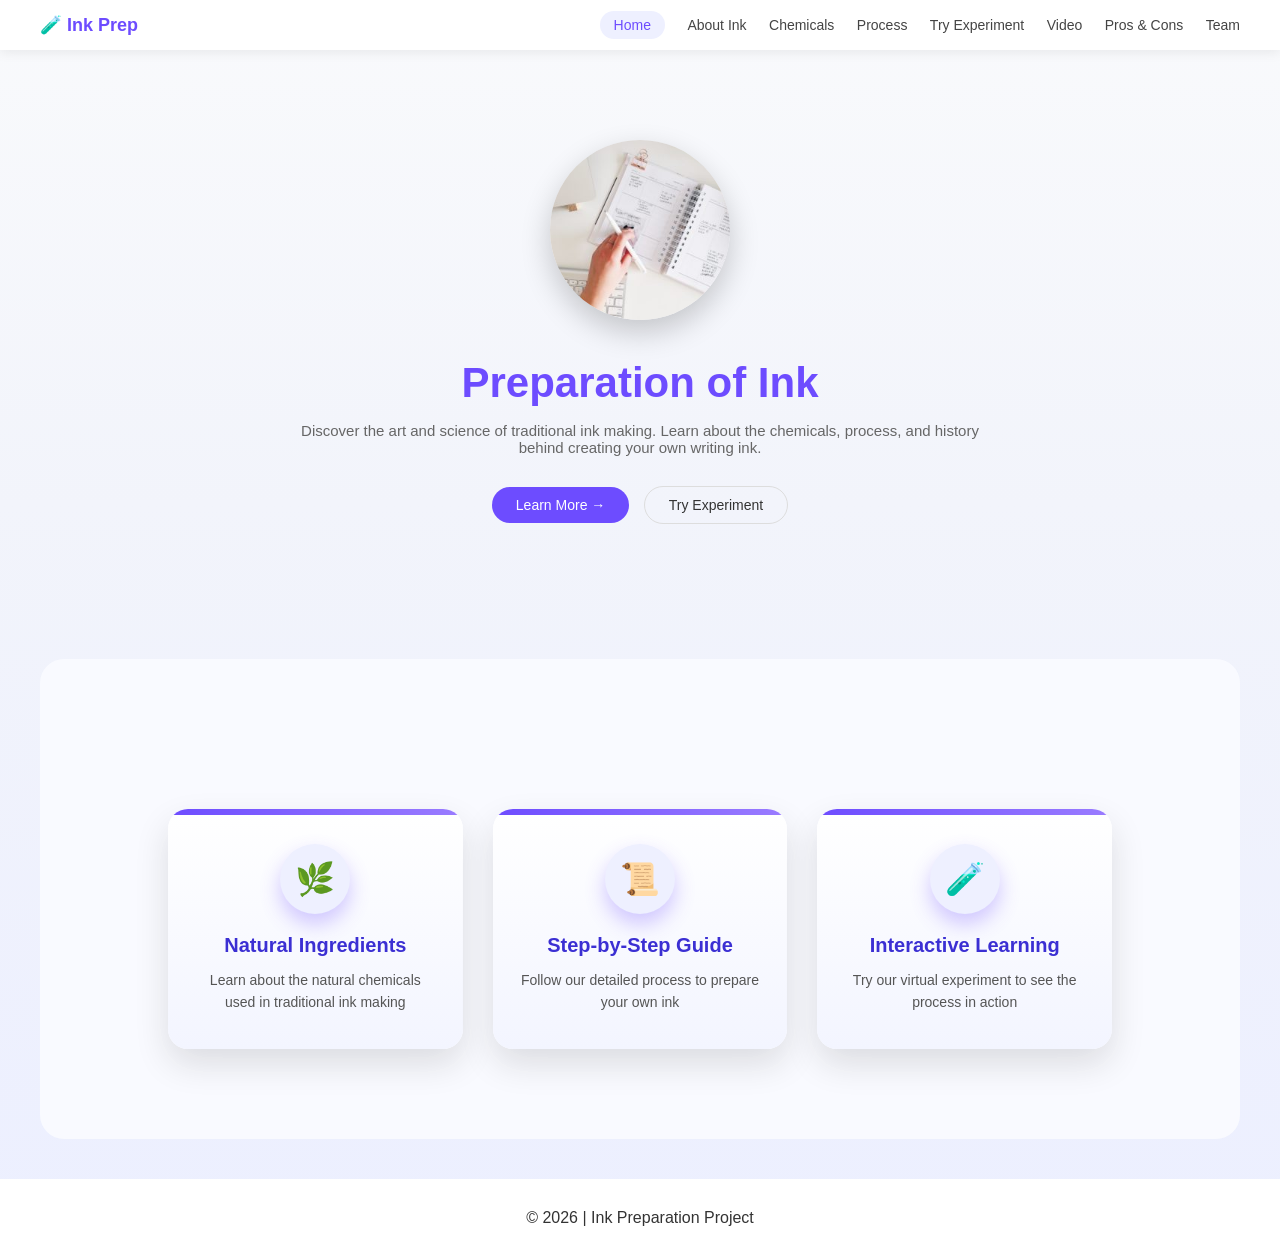
<file: index.html>
<!DOCTYPE html>
<html lang="en">
<head>
  <meta charset="UTF-8">
  <title>Ink Prep | Home</title>
  <link rel="stylesheet" href="style.css">
</head>
<body>

<header class="navbar">
  <div class="logo">🧪 Ink Prep</div>
  <nav>
    <a href="index.html" class="active">Home</a>
    <a href="about.html">About Ink</a>
    <a href="chemicals.html">Chemicals</a>
    <a href="process.html">Process</a>
    <a href="experiment.html">Try Experiment</a>
    <a href="video.html">Video</a>
    <a href="pros.html">Pros & Cons</a>
    <a href="team.html">Team</a>
  </nav>
</header>

<!-- HERO SECTION -->
<section class="hero">
  <img src="chem_proto.jpg" class="hero-image" alt="Ink Preparation">

  <h1>Preparation of Ink</h1>
  <p>
    Discover the art and science of traditional ink making.
    Learn about the chemicals, process, and history behind creating your own writing ink.
  </p>

  <div class="hero-buttons">
    <a href="about.html" class="btn primary">Learn More →</a>
    <a href="experiment.html" class="btn secondary">Try Experiment</a>
  </div>
</section>

<!-- FEATURES SECTION -->
<section class="section light">
  <div class="feature-grid">

    <div class="feature-card">
      <div class="feature-icon">🌿</div>
      <h3>Natural Ingredients</h3>
      <p>Learn about the natural chemicals used in traditional ink making</p>
    </div>

    <div class="feature-card">
      <div class="feature-icon">📜</div>
      <h3>Step-by-Step Guide</h3>
      <p>Follow our detailed process to prepare your own ink</p>
    </div>

    <div class="feature-card">
      <div class="feature-icon">🧪</div>
      <h3>Interactive Learning</h3>
      <p>Try our virtual experiment to see the process in action</p>
    </div>

  </div>
</section>

<footer class="footer">
  © 2026 | Ink Preparation Project
</footer>

</body>
</html>
</file>
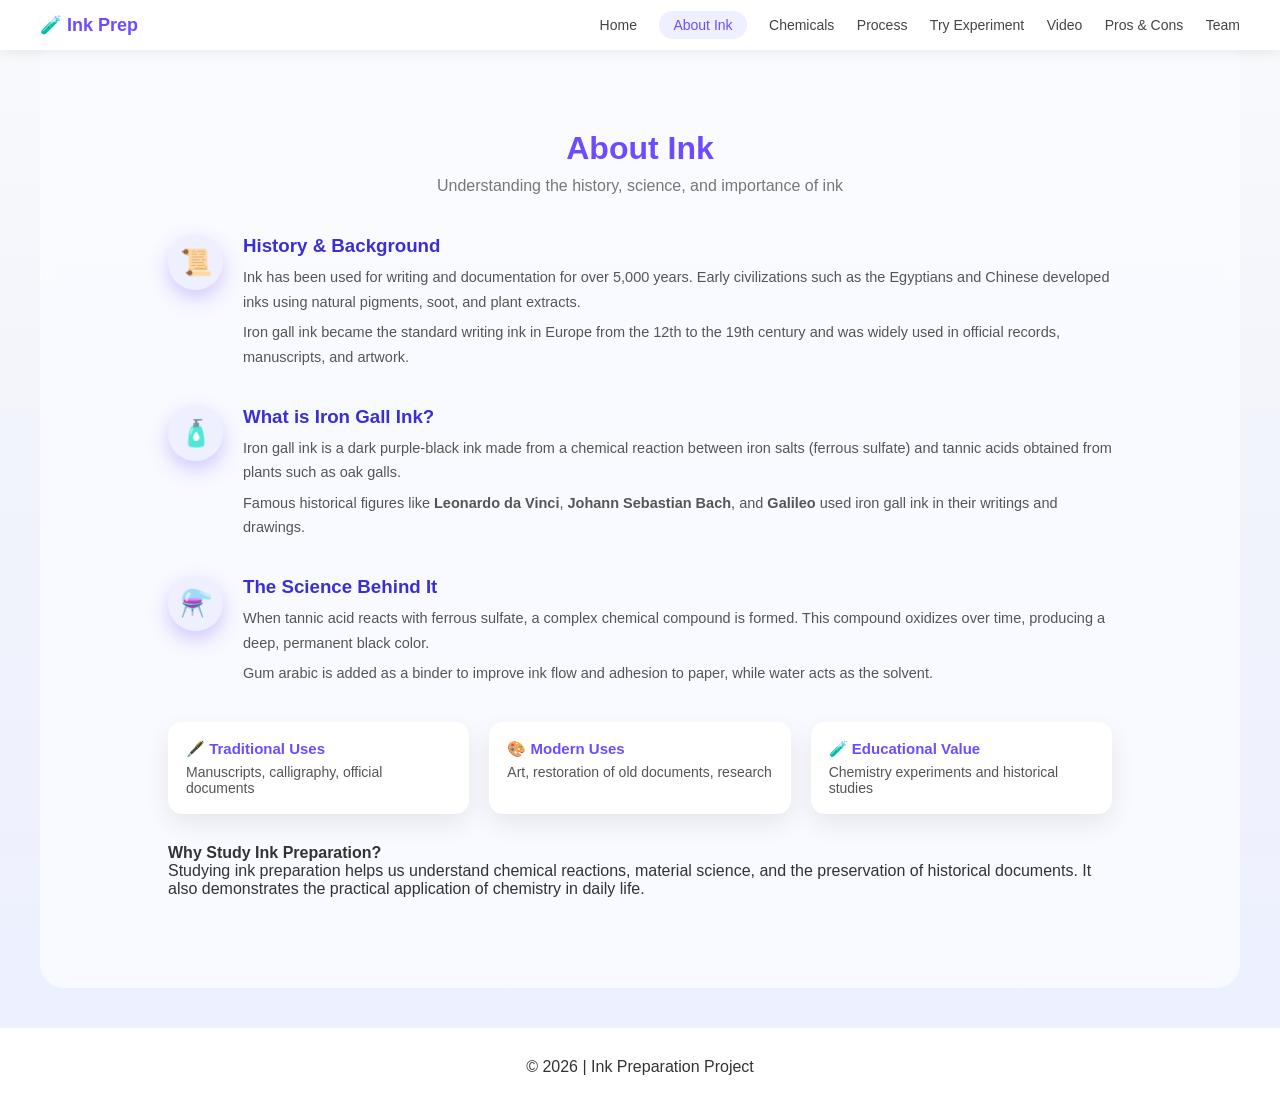
<file: about.html>
<!DOCTYPE html>
<html>
<head>
  <title>Ink Prep | About</title>
  <link rel="stylesheet" href="style.css">
</head>
<body>

<header class="navbar">
  <div class="logo">🧪 Ink Prep</div>
  <nav>
    <a href="index.html">Home</a>
    <a href="about.html" class="active">About Ink</a>
    <a href="chemicals.html">Chemicals</a>
    <a href="process.html">Process</a>
    <a href="experiment.html">Try Experiment</a>
    <a href="video.html">Video</a>
    <a href="pros.html">Pros & Cons</a>
    <a href="team.html">Team</a>
  </nav>
</header>

<section class="section light">
  <h2>About Ink</h2>
  <p class="subtitle">Understanding the history, science, and importance of ink</p>

  <div class="content-box">

    <!-- History -->
    <div class="about-block">
      <div class="about-icon">📜</div>
      <div>
        <h3>History & Background</h3>
        <p>
          Ink has been used for writing and documentation for over 5,000 years.
          Early civilizations such as the Egyptians and Chinese developed inks
          using natural pigments, soot, and plant extracts.
        </p>
        <p>
          Iron gall ink became the standard writing ink in Europe from the
          12th to the 19th century and was widely used in official records,
          manuscripts, and artwork.
        </p>
      </div>
    </div>

    <!-- What is ink -->
    <div class="about-block">
      <div class="about-icon">🧴</div>
      <div>
        <h3>What is Iron Gall Ink?</h3>
        <p>
          Iron gall ink is a dark purple-black ink made from a chemical reaction
          between iron salts (ferrous sulfate) and tannic acids obtained from
          plants such as oak galls.
        </p>
        <p>
          Famous historical figures like <b>Leonardo da Vinci</b>,
          <b>Johann Sebastian Bach</b>, and <b>Galileo</b> used iron gall ink
          in their writings and drawings.
        </p>
      </div>
    </div>

    <!-- Science -->
    <div class="about-block">
      <div class="about-icon">⚗️</div>
      <div>
        <h3>The Science Behind It</h3>
        <p>
          When tannic acid reacts with ferrous sulfate, a complex chemical
          compound is formed. This compound oxidizes over time, producing
          a deep, permanent black color.
        </p>
        <p>
          Gum arabic is added as a binder to improve ink flow and adhesion
          to paper, while water acts as the solvent.
        </p>
      </div>
    </div>

    <!-- Uses -->
    <div class="about-grid">
      <div class="info-mini">
        <h4>🖋️ Traditional Uses</h4>
        <p>Manuscripts, calligraphy, official documents</p>
      </div>
      <div class="info-mini">
        <h4>🎨 Modern Uses</h4>
        <p>Art, restoration of old documents, research</p>
      </div>
      <div class="info-mini">
        <h4>🧪 Educational Value</h4>
        <p>Chemistry experiments and historical studies</p>
      </div>
    </div>

    <!-- Highlight -->
    <div class="highlight-box">
      <h4>Why Study Ink Preparation?</h4>
      <p>
        Studying ink preparation helps us understand chemical reactions,
        material science, and the preservation of historical documents.
        It also demonstrates the practical application of chemistry in daily life.
      </p>
    </div>

  </div>
</section>

<footer class="footer">© 2026 | Ink Preparation Project</footer>
</body>
</html>
</file>
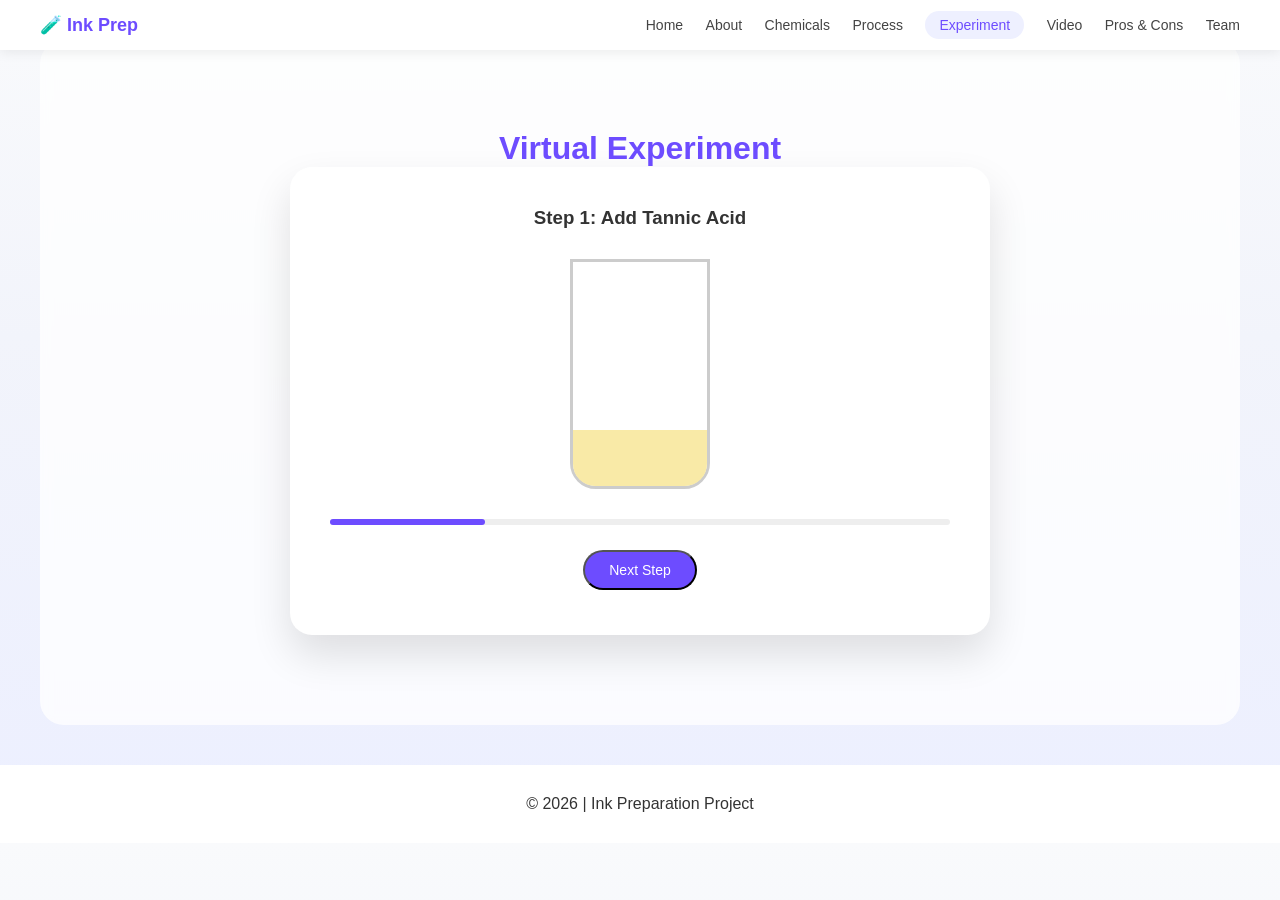
<file: experiment.html>
<!DOCTYPE html>
<html>
<head>
  <title>Virtual Experiment</title>
  <link rel="stylesheet" href="style.css">
</head>
<body>

<header class="navbar">
  <div class="logo">🧪 Ink Prep</div>
  <nav>
    <a href="index.html">Home</a>
    <a href="about.html">About</a>
    <a href="chemicals.html">Chemicals</a>
    <a href="process.html">Process</a>
    <a class="active" href="experiment.html">Experiment</a>
    <a href="video.html">Video</a>
    <a href="pros.html">Pros & Cons</a>
    <a href="team.html">Team</a>
  </nav>
</header>

<section class="section">
  <h2>Virtual Experiment</h2>

  <div class="experiment-box">
    <h3 id="expTitle">Step 1: Add Tannic Acid</h3>

    <div class="beaker">
      <div class="liquid" id="liquid"></div>
    </div>

    <div class="progress-bar">
      <div class="progress" id="progress"></div>
    </div>

    <button class="btn primary" onclick="nextStep()">Next Step</button>
  </div>
</section>

<script src="script.js"></script>

<footer class="footer">© 2026 | Ink Preparation Project</footer>

</body>
</html>
</file>
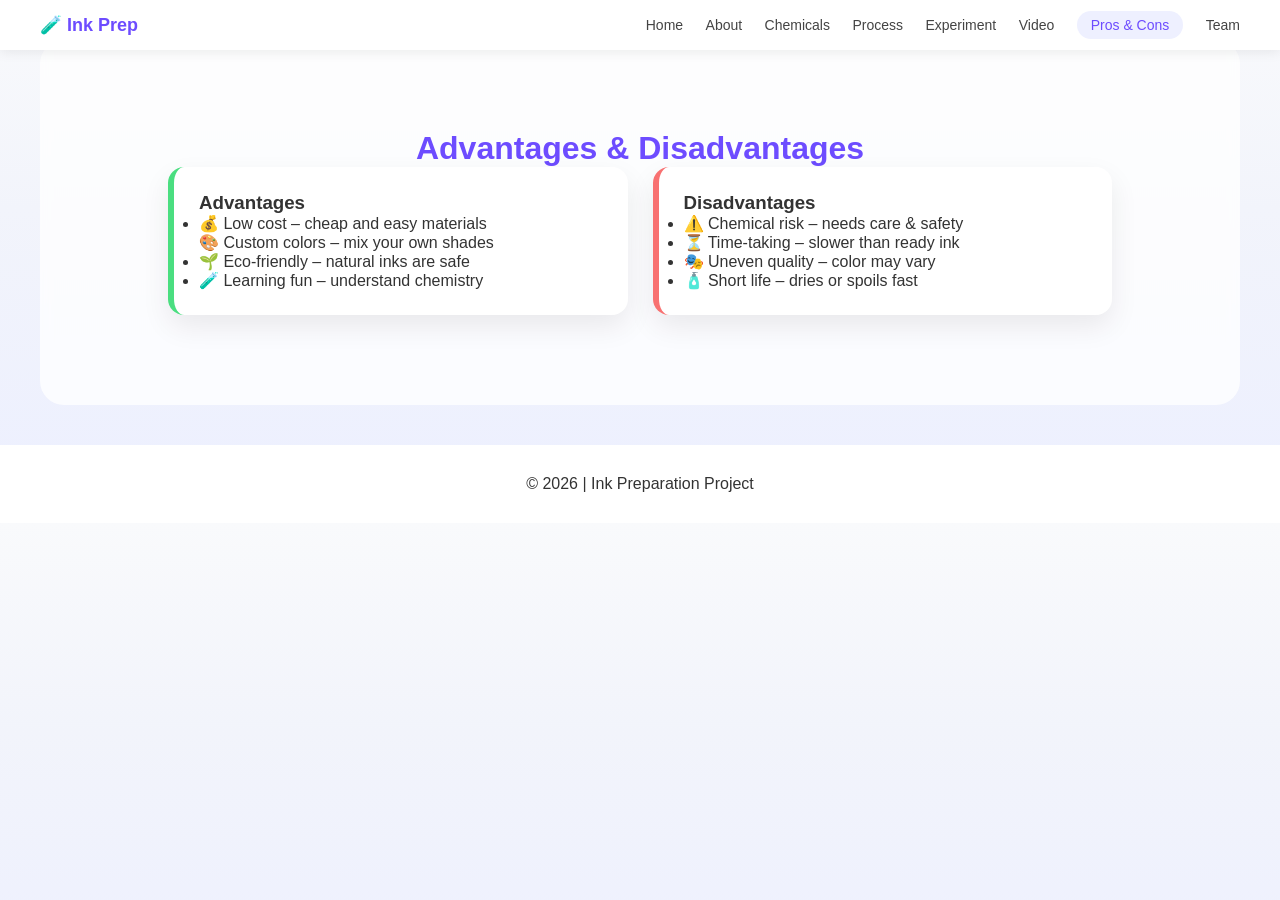
<file: pros.html>
<!DOCTYPE html>
<html>
<head>
  <title>Pros and Cons</title>
  <link rel="stylesheet" href="style.css">
</head>
<body>

<header class="navbar">
  <div class="logo">🧪 Ink Prep</div>
  <nav>
    <a href="index.html">Home</a>
    <a href="about.html">About</a>
    <a href="chemicals.html">Chemicals</a>
    <a href="process.html">Process</a>
    <a href="experiment.html">Experiment</a>
    <a href="video.html">Video</a>
    <a class="active" href="pros.html">Pros & Cons</a>
    <a href="team.html">Team</a>
  </nav>
</header>


<section class="section">
  <h2 class="fade">Advantages & Disadvantages</h2>

  <div class="two-col">
    <div class="info-card success slide">
      <h3>Advantages</h3>
      <ul>
        <li>💰 Low cost – cheap and easy materials</li>
        <l<i>🎨 Custom colors – mix your own shades</li>
        <li>🌱 Eco-friendly – natural inks are safe</li>
        <li>🧪 Learning fun – understand chemistry</li>
      </ul>
    </div>

    <div class="info-card danger slide">
      <h3>Disadvantages</h3>
      <ul>
        <li>⚠️ Chemical risk – needs care & safety</li>
        <li>⏳ Time-taking – slower than ready ink</li>
        <li>🎭 Uneven quality – color may vary</li>
        <li>🧴 Short life – dries or spoils fast</li>
      </ul>
    </div>
  </div>
</section>

<footer class="footer">© 2026 | Ink Preparation Project</footer>

</body>
</html>
</file>
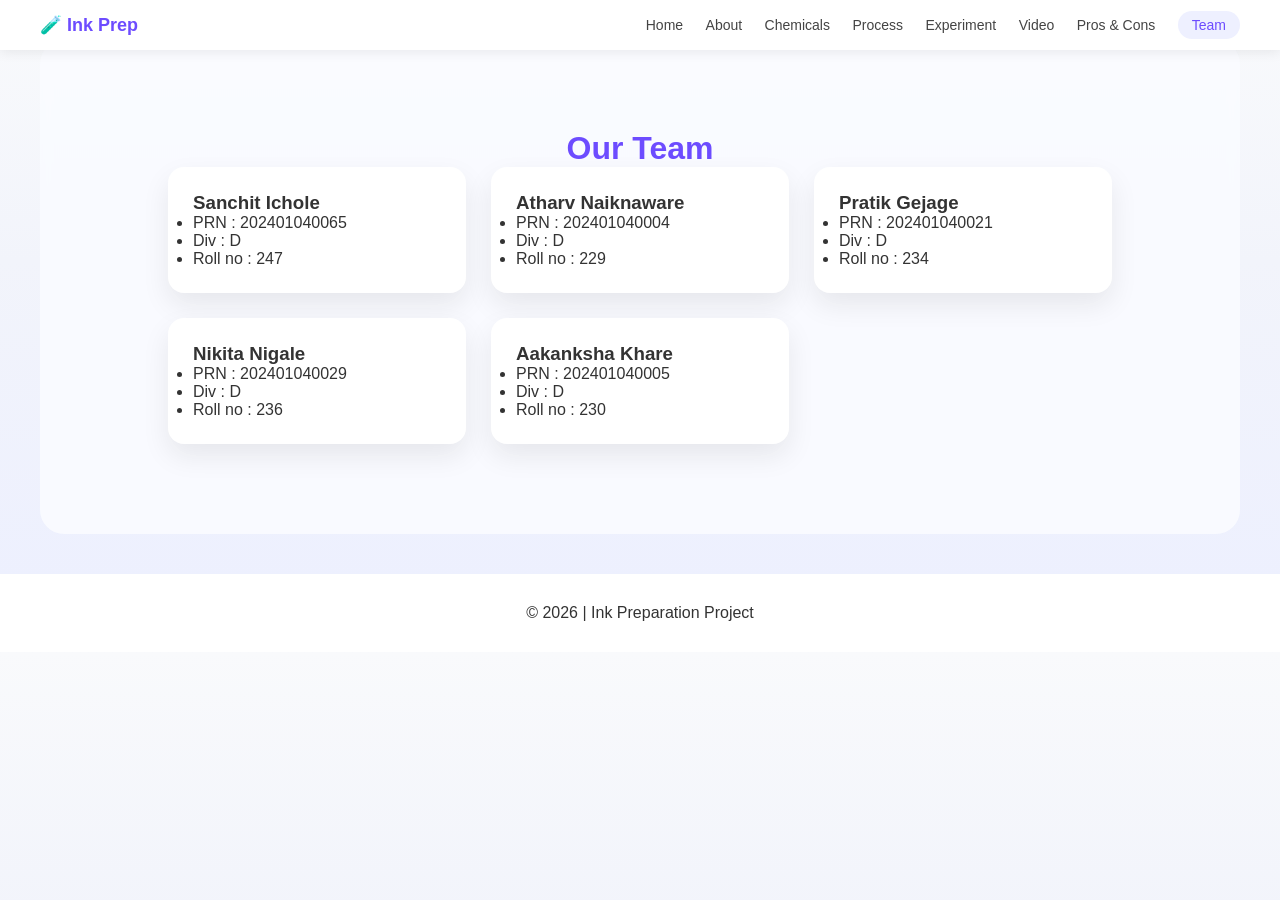
<file: team.html>
<!DOCTYPE html>
<html>
<head>
  <title>Our Team</title>
  <link rel="stylesheet" href="style.css">
</head>
<body>

<header class="navbar">
  <div class="logo">🧪 Ink Prep</div>
  <nav>
    <a href="index.html">Home</a>
    <a href="about.html">About</a>
    <a href="chemicals.html">Chemicals</a>
    <a href="process.html">Process</a>
    <a href="experiment.html">Experiment</a>
    <a href="video.html">Video</a>
    <a href="pros.html">Pros & Cons</a>
    <a class="active" href="team.html">Team</a>
  </nav>
</header>

<section class="section light">
  <h2>Our Team</h2>

  <div class="card-grid">
    <div class="team-card"> <h3>Sanchit Ichole</h3>
      <ul>
        <li>PRN : 202401040065</li>
        <li>Div : D</li>
        <li>Roll no : 247</li>
      </ul></div>
    <div class="team-card"><h3>Atharv Naiknaware</h3>
      <ul>
        <li>PRN : 202401040004</li>
        <li>Div : D</li>
        <li>Roll no : 229</li>
      </ul></div>
    <div class="team-card"><h3>Pratik Gejage</h3>
      <ul>
        <li>PRN : 202401040021</li>
        <li>Div : D</li>
        <li>Roll no : 234</li>
      </ul></div>
    <div class="team-card"><h3>Nikita Nigale</h3>
      <ul>
        <li>PRN : 202401040029</li>
        <li>Div : D</li>
        <li>Roll no : 236</li>
      </ul></div>
    <div class="team-card"><h3>Aakanksha Khare</h3>
      <ul>
        <li>PRN : 202401040005</li>
        <li>Div : D</li>
        <li>Roll no : 230</li>
      </ul></div>
  </div>
</section>

<footer class="footer">© 2026 | Ink Preparation Project</footer>

</body>
</html>
</file>
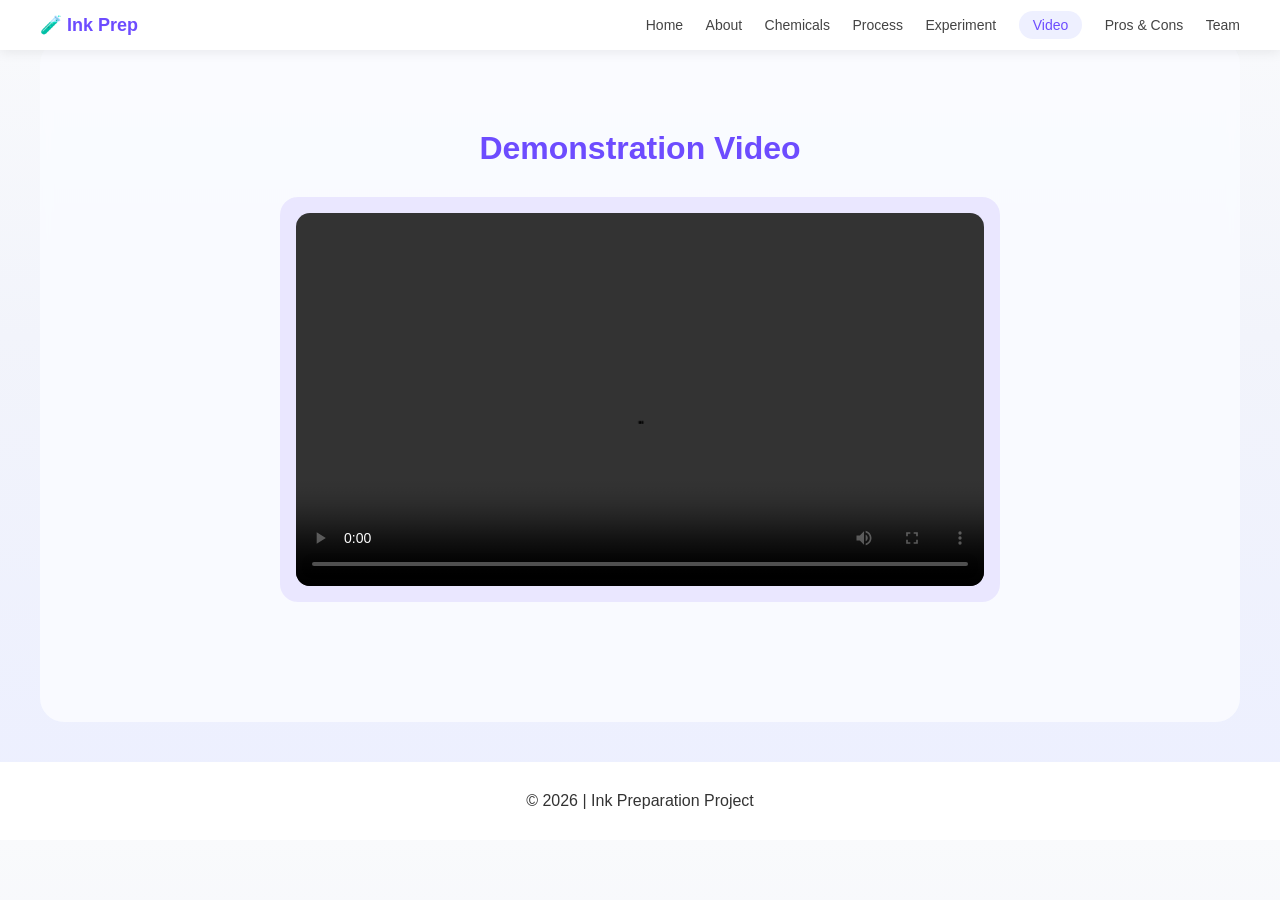
<file: video.html>
<!DOCTYPE html>
<html>
<head>
  <title>Video</title>
  <link rel="stylesheet" href="style.css">
</head>
<body>

<header class="navbar">
  <div class="logo">🧪 Ink Prep</div>
  <nav>
    <a href="index.html">Home</a>
    <a href="about.html">About</a>
    <a href="chemicals.html">Chemicals</a>
    <a href="process.html">Process</a>
    <a href="experiment.html">Experiment</a>
    <a class="active" href="video.html">Video</a>
    <a href="pros.html">Pros & Cons</a>
    <a href="team.html">Team</a>
  </nav>
</header>

<section class="section light">
  <h2>Demonstration Video</h2>

  <div class="video-box">
    <video controls>
      <source src="chem_proto.mp4" type="video/mp4">
      Your browser does not support the video tag.
    </video>
  </div>
</section>

<footer class="footer">© 2026 | Ink Preparation Project</footer>

</body>
</html>
</file>
<file: style.css>
/* ================= RESET ================= */
*{
  margin:0;
  padding:0;
  box-sizing:border-box;
  font-family:"Segoe UI", Arial, sans-serif;
}

html{
  scroll-behavior:smooth;
}

/* ================= BODY BACKGROUND (PROFESSIONAL) ================= */
body{
  background: linear-gradient(
    180deg,
    #f9fafc 0%,
    #f2f4fb 40%,
    #ecefff 100%
  );
  color:#333;
}

/* ================= NAVBAR ================= */
.navbar{
  position:fixed;
  top:0;
  width:100%;
  background:#ffffff;
  padding:14px 40px;
  display:flex;
  justify-content:space-between;
  align-items:center;
  box-shadow:0 2px 12px rgba(0,0,0,0.08);
  z-index:1000;
}

.logo{
  font-size:18px;
  font-weight:600;
  color:#6d4cff;
}

.navbar a{
  margin-left:18px;
  text-decoration:none;
  color:#444;
  font-size:14px;
}

.navbar a.active{
  background:#eef0ff;
  padding:6px 14px;
  border-radius:14px;
  color:#6d4cff;
}

/* ================= HERO ================= */
.hero{
  padding:140px 10% 90px;
  text-align:center;
}

.hero-image{
  width:180px;
  height:180px;
  border-radius:50%;
  object-fit:cover;
  box-shadow:0 12px 30px rgba(0,0,0,0.2);
  margin-bottom:20px;
}

.hero h1{
  font-size:42px;
  color:#6d4cff;
  margin:15px 0;
}

.hero p{
  max-width:720px;
  margin:auto;
  color:#666;
  font-size:15px;
}

/* ================= BUTTONS ================= */
.hero-buttons{
  margin-top:25px;
}

.btn{
  padding:10px 24px;
  border-radius:22px;
  text-decoration:none;
  font-size:14px;
  margin:5px;
  display:inline-block;
  transition:.3s;
}

.primary{
  background:#6d4cff;
  color:#fff;
}

.primary:hover{
  background:#5842d6;
}

.secondary{
  border:1px solid #ddd;
  color:#333;
}

.secondary:hover{
  background:#eef0ff;
}

/* ================= FEATURE SECTION ================= */
.feature-grid{
  display:grid;
  grid-template-columns:repeat(auto-fit,minmax(240px,1fr));
  gap:30px;
  margin-top:60px;
}

.feature-card{
  background:linear-gradient(180deg,#ffffff,#f3f5ff);
  padding:35px 25px;
  border-radius:20px;
  text-align:center;
  position:relative;
  box-shadow:0 15px 35px rgba(0,0,0,0.12);
  transition:.35s ease;
  overflow:hidden;
}

.feature-card::before{
  content:"";
  position:absolute;
  top:0;
  left:0;
  width:100%;
  height:6px;
  background:linear-gradient(90deg,#6d4cff,#9a7cff);
}

.feature-card:hover{
  transform:translateY(-10px);
  box-shadow:0 25px 45px rgba(0,0,0,0.18);
}

.feature-icon{
  width:70px;
  height:70px;
  background:#eef0ff;
  border-radius:50%;
  display:flex;
  align-items:center;
  justify-content:center;
  font-size:32px;
  margin:0 auto 20px;
  box-shadow:0 10px 20px rgba(109,76,255,0.3);
  transition:.3s;
}

.feature-card:hover .feature-icon{
  background:#6d4cff;
  color:#fff;
}

.feature-card h3{
  color:#3b2fd3;
  margin-bottom:12px;
  font-size:20px;
}

.feature-card p{
  color:#555;
  font-size:14px;
  line-height:1.6;
}

/* ================= SECTION CONTAINER (BONUS STYLE) ================= */
.section{
  padding:90px 10%;
  background:rgba(255,255,255,0.75);
  backdrop-filter:blur(6px);
  border-radius:24px;
  margin:40px auto;
  max-width:1200px;
}

.light{
  background:rgba(250,251,255,0.9);
}

.section h2{
  text-align:center;
  color:#6d4cff;
  font-size:32px;
}

.subtitle{
  text-align:center;
  color:#777;
  margin:10px 0 40px;
}

/* ================= CARDS ================= */
.card-grid,
.two-col{
  display:grid;
  gap:25px;
}

.card-grid{
  grid-template-columns:repeat(auto-fit,minmax(240px,1fr));
}

.two-col{
  grid-template-columns:1fr 1fr;
}

.info-card,
.team-card{
  background:#ffffff;
  padding:25px;
  border-radius:16px;
  box-shadow:0 12px 28px rgba(0,0,0,0.08);
  transition:.3s;
}

.info-card:hover,
.team-card:hover{
  transform:translateY(-6px);
}

/* ================= ABOUT ================= */
/* ===== ABOUT SECTION ENHANCEMENTS ===== */

.about-block{
  display:flex;
  gap:20px;
  margin-bottom:30px;
  align-items:flex-start;
}

.about-icon{
  width:55px;
  height:55px;
  border-radius:50%;
  background:#eef0ff;
  display:flex;
  align-items:center;
  justify-content:center;
  font-size:26px;
  box-shadow:0 8px 20px rgba(109,76,255,0.3);
  flex-shrink:0;
}

.about-block h3{
  color:#3b2fd3;
  margin-bottom:8px;
}

.about-block p{
  color:#555;
  font-size:14.5px;
  line-height:1.7;
  margin-bottom:6px;
}

/* Small info cards */
.about-grid{
  display:grid;
  grid-template-columns:repeat(auto-fit,minmax(220px,1fr));
  gap:20px;
  margin:30px 0;
}

.info-mini{
  background:#ffffff;
  padding:18px;
  border-radius:14px;
  box-shadow:0 10px 25px rgba(0,0,0,0.08);
}

.info-mini h4{
  color:#6d4cff;
  margin-bottom:6px;
  font-size:15px;
}

.info-mini p{
  font-size:14px;
  color:#555;
}


/* ================= PROCESS ================= */
.step-card{
  display:flex;
  align-items:center;
  background:#ffffff;
  padding:18px;
  border-radius:14px;
  margin:16px auto;
  max-width:800px;
  box-shadow:0 8px 22px rgba(0,0,0,0.08);
}

.step-card span{
  width:40px;
  height:40px;
  border-radius:50%;
  background:#6d4cff;
  color:#ffffff;
  display:flex;
  align-items:center;
  justify-content:center;
  margin-right:20px;
}

/* ================= EXPERIMENT ================= */
.experiment-box{
  background:#ffffff;
  padding:40px;
  border-radius:22px;
  max-width:700px;
  margin:auto;
  text-align:center;
  box-shadow:0 20px 40px rgba(0,0,0,0.12);
}

.beaker{
  width:140px;
  height:230px;
  border:3px solid #ccc;
  border-radius:0 0 26px 26px;
  margin:30px auto;
  position:relative;
}

.liquid{
  position:absolute;
  bottom:0;
  width:100%;
  height:25%;
  background:#f9eaa7;
  border-radius:0 0 22px 22px;
  transition:.6s;
}

.progress-bar{
  height:6px;
  background:#eee;
  border-radius:10px;
  margin:20px 0;
}

.progress{
  height:100%;
  width:25%;
  background:#6d4cff;
  border-radius:10px;
  transition:.6s;
}

/* ================= VIDEO ================= */
.video-box{
  background:#eae7ff;
  padding:16px;
  border-radius:18px;
  max-width:720px;
  margin:30px auto;
  aspect-ratio:16/9;
  display:flex;
  align-items:center;
  justify-content:center;
}

.video-box video{
  width:100%;
  height:100%;
  object-fit:contain;
  border-radius:14px;
}



/* ================= PROS ================= */
.success{
  border-left:6px solid #4ade80;
}

.danger{
  border-left:6px solid #f87171;
}

/* ================= FOOTER ================= */
.footer{
  text-align:center;
  padding:30px;
  background:#ffffff;
  margin-top:40px;
}

/* ================= ANIMATIONS ================= */
.fade{animation:fadeIn 1s ease forwards}
.slide{animation:slideUp 1s ease forwards}
.zoom{animation:zoomIn .8s ease forwards}

@keyframes fadeIn{
  from{opacity:0}
  to{opacity:1}
}

@keyframes slideUp{
  from{opacity:0;transform:translateY(30px)}
  to{opacity:1;transform:translateY(0)}
}

@keyframes zoomIn{
  from{opacity:0;transform:scale(0.9)}
  to{opacity:1;transform:scale(1)}
}
</file>
